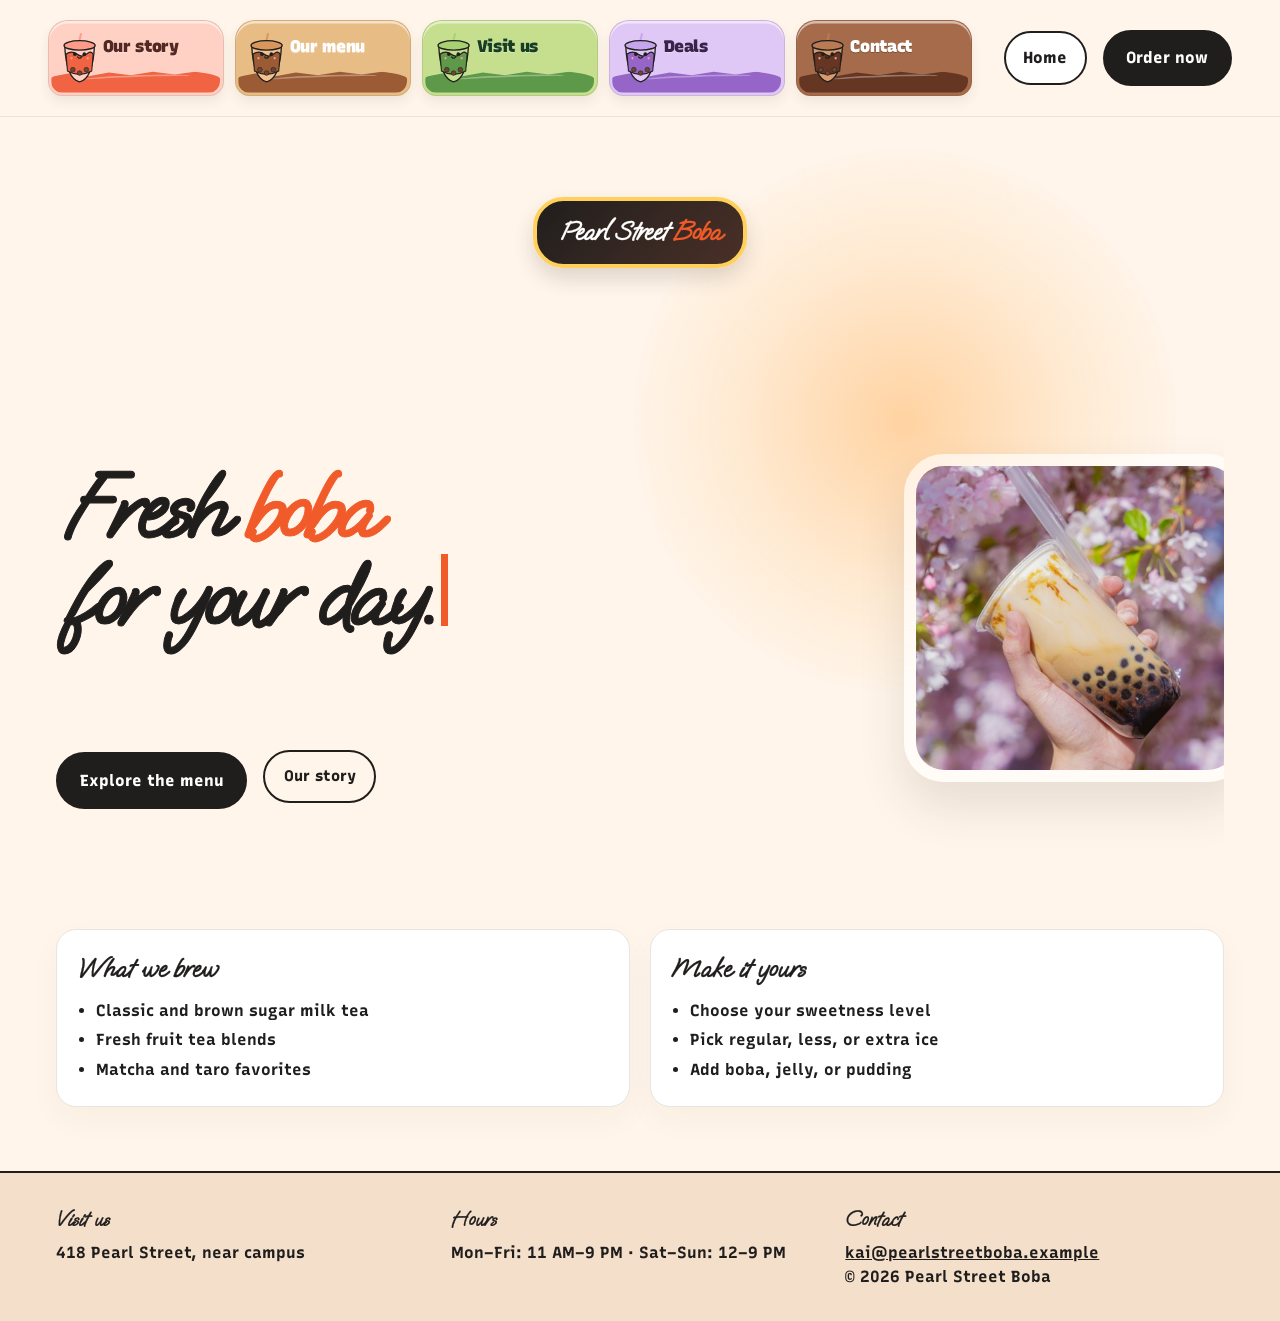
<file: index.html>
<!DOCTYPE html>
<html lang="en">
<head>
  <meta charset="UTF-8" />
  <meta name="viewport" content="width=device-width, initial-scale=1.0" />
  <title>Pearl Street Boba</title>
  <link rel="preconnect" href="https://fonts.googleapis.com" />
  <link rel="preconnect" href="https://fonts.gstatic.com" crossorigin />
  <link href="https://fonts.googleapis.com/css2?family=Oooh+Baby&family=Recursive:wght@300..1000&display=swap" rel="stylesheet" />
  <style>
    body {
      margin: 0;
      padding: 1.5rem;
      font-family: "Recursive", Arial, Helvetica, sans-serif;
      font-size: 1rem;
      line-height: 1.5;
      color: #222;
      background: #f7f7f7;
    }

    h1,
    h2,
    h3,
    h4,
    .hero-logo {
      font-family: "Oooh Baby", cursive;
      font-weight: 700;
      -webkit-text-stroke: 0.01em currentColor;
    }

    .top-tabs {
      display: flex;
      gap: 0.5rem;
      margin-bottom: 1.5rem;
      padding-bottom: 0.5rem;
      border-bottom: 1px solid #ddd;
    }

    .top-tabs a {
      padding: 0.55rem 0.8rem;
      color: #2f6f3e;
      background: #fff;
      border: 1px solid #cbd9cb;
      border-radius: 0.25rem;
      text-decoration: none;
    }

    .top-tabs a:hover,
    .top-tabs a:focus-visible {
      color: #fff;
      background: #2f6f3e;
    }

    .header-home,
    .header-cta,
    .hero-button,
    .hero-secondary {
      transition: transform 0.16s ease, color 0.16s ease, background-color 0.16s ease, box-shadow 0.16s ease;
    }

    h1 {
      margin: 0 0 0.35rem;
      font-size: 2.25rem;
    }

    h2 {
      margin: 1.75rem 0 0.5rem;
      font-size: 1.5rem;
    }

    p {
      margin: 0 0 0.65rem;
      max-width: 36rem;
    }

    ul {
      margin: 0 0 0.75rem;
      padding-left: 1.25rem;
    }

    li {
      margin-bottom: 0.25rem;
    }

    .hero {
      display: grid;
      grid-template-columns: minmax(0, 1fr) minmax(14rem, 20rem);
      gap: 1.5rem;
      align-items: center;
      margin-bottom: 2rem;
      padding: 2rem;
      background: #e8f3e8;
      border-radius: 0.5rem;
      animation: hero-enter 0.45s ease-out both;
    }

    @keyframes hero-enter {
      from {
        opacity: 0;
        transform: translateY(0.45rem);
      }
      to {
        opacity: 1;
        transform: translateY(0);
      }
    }

    .hero h1 {
      margin-bottom: 0.5rem;
    }

    .hero-button {
      display: inline-block;
      margin-top: 0.5rem;
      padding: 0.65rem 1rem;
      color: #fff;
      background: #2f6f3e;
      border-radius: 0.25rem;
      text-decoration: none;
    }

    .hero img {
      width: 100%;
      height: 18rem;
      object-fit: cover;
      border-radius: 0.5rem;
      animation: slide-in 0.8s ease-out both;
    }

    @keyframes slide-in {
      from {
        opacity: 0;
        transform: translateX(2rem);
      }
      to {
        opacity: 1;
        transform: translateX(0);
      }
    }

    .shop-intro {
      margin-bottom: 2rem;
      padding: 1.5rem;
      background: #fff;
      border: 1px solid #ddd;
      border-radius: 0.5rem;
    }

    .shop-intro h1,
    .shop-intro h2 {
      margin-top: 0;
    }

    .items-section {
      padding-top: 1rem;
      border-top: 2px solid #d9e5d9;
    }

    .quick-picks-row {
      display: grid;
      grid-template-columns: repeat(2, minmax(0, 1fr));
      gap: 1.25rem;
      margin: 1.5rem 0 0;
    }

    .quick-pick {
      padding: 1.25rem;
      border: 1px solid #e8e4de;
      border-radius: 1.25rem;
      background: #fff;
      box-shadow: 0 0.75rem 2rem rgba(61, 46, 33, 0.04);
    }

    .quick-pick h2 {
      margin: 0 0 0.65rem;
      font-size: 1.6rem;
    }

    .quick-pick ul,
    .price-list ul {
      margin: 0;
      padding-left: 1.2rem;
      color: #201e1d;
      font-weight: 700;
    }

    .quick-pick li + li,
    .price-list li + li {
      margin-top: 0.35rem;
    }

    .menu-layout {
      display: grid;
      grid-template-columns: minmax(0, 2fr) minmax(14rem, 1fr);
      gap: 1.5rem;
      align-items: start;
    }

    .price-list {
      padding: 1rem;
      background: #fff;
      border: 1px solid #ddd;
      border-radius: 0.4rem;
    }

    .price-list h3 {
      margin: 0 0 0.5rem;
    }

    .price-list h3:not(:first-child) {
      margin-top: 1.25rem;
    }

    .drink-gallery {
      display: grid;
      grid-template-columns: repeat(3, minmax(0, 1fr));
      gap: 1rem;
      max-width: 48rem;
      margin: 1rem 0 1.25rem;
    }

    .drink-card {
      display: flex;
      flex-direction: column;
      width: 100%;
      margin: 0;
      padding: 0;
      color: #222;
      font: inherit;
      text-align: left;
      cursor: pointer;
      overflow: hidden;
      background: #fff;
      border: 1px solid #ddd;
      border-radius: 0.4rem;
      transition: transform 0.2s ease, border-color 0.2s ease;
    }

    .drink-card:hover,
    .drink-card:focus-visible {
      transform: translateY(-0.2rem);
      border-color: #2f6f3e;
      box-shadow: 0 0.6rem 1.2rem rgba(61, 46, 33, 0.12);
    }

    .drink-card img {
      display: block;
      width: 100%;
      height: 10rem;
      object-fit: cover;
    }

    .drink-card-copy {
      flex: 1;
      padding: 0.65rem;
      font-size: 0.9rem;
    }

    .drink-card-copy strong {
      display: block;
      margin: 0 0 0.25rem;
      font-size: 1rem;
    }

    .drink-card-copy span {
      display: block;
      margin: 0;
      font-size: 0.9rem;
    }

    .drink-details {
      position: fixed;
      top: 0;
      right: 0;
      z-index: 2;
      box-sizing: border-box;
      width: min(22rem, calc(100% - 2rem));
      height: 100vh;
      padding: 2rem 1.5rem;
      overflow-y: auto;
      background: #fff;
      box-shadow: -0.5rem 0 1.5rem rgba(0, 0, 0, 0.15);
      transform: translateX(100%);
      transition: transform 0.3s ease;
    }

    .drink-details.is-open {
      transform: translateX(0);
    }

    .drink-details h2 {
      margin-top: 0;
    }

    .details-label {
      color: #2f6f3e;
      font-size: 0.85rem;
      font-weight: bold;
      text-transform: uppercase;
      letter-spacing: 0.05em;
    }

    .details-close {
      position: absolute;
      top: 1rem;
      right: 1rem;
      padding: 0.25rem 0.55rem;
      color: #222;
      background: #f1f1f1;
      border: 1px solid #ddd;
      border-radius: 0.25rem;
      font-size: 1.25rem;
      cursor: pointer;
    }

    .info-row {
      display: grid;
      grid-template-columns: repeat(2, minmax(0, 1fr));
      gap: 1rem;
      margin-top: 1.5rem;
    }

    .info-block {
      padding: 1rem;
      background: #fff;
      border: 1px solid #ddd;
      border-radius: 0.4rem;
    }

    .info-block h2 {
      margin-top: 0;
    }

    @media (max-width: 600px) {
      .hero {
        grid-template-columns: 1fr;
      }

      .menu-layout {
        grid-template-columns: 1fr;
      }

      .drink-gallery,
      .info-row {
        grid-template-columns: repeat(2, minmax(0, 1fr));
      }
    }

    @media (max-width: 450px) {
      .drink-gallery,
      .info-row {
        grid-template-columns: 1fr;
      }
    }

    body {
      padding: 0;
      color: #201e1d;
      background: #fff5ea;
    }

    .site-header {
      display: flex;
      align-items: center;
      gap: 2rem;
      padding: 1.25rem 3rem;
      background: #fff5ea;
      border-bottom: 1px solid #e8e4de;
    }

    .brand {
      display: inline-flex;
      align-items: center;
      gap: 0.7rem;
      color: #201e1d;
      font-size: 1.25rem;
      font-weight: 800;
      letter-spacing: -0.03em;
      text-decoration: none;
      white-space: nowrap;
    }

    .brand-mark {
      display: grid;
      width: 2.4rem;
      height: 2.4rem;
      place-items: center;
      color: #201e1d;
      background: #ffd05a;
      border-radius: 50%;
      font-size: 0.75rem;
      font-weight: 900;
    }

    .site-header .top-tabs {
      flex: 1;
      justify-content: stretch;
      gap: 0.7rem;
      margin: 0;
      padding: 0;
      border: 0;
    }

    .site-header .top-tabs a {
      flex: 1 1 0;
      position: relative;
      overflow: visible;
      box-sizing: border-box;
      height: 4.75rem;
      padding: 0.8rem 0.65rem 0.8rem 3.35rem;
      color: #201e1d;
      border: 1px solid rgba(61, 46, 33, 0.12);
      border-radius: 1.25rem 1.25rem 0.9rem 0.9rem;
      background: var(--drink-body);
      box-shadow: inset 0 0.15rem 0 rgba(255, 255, 255, 0.55), 0 0.35rem 0.75rem rgba(61, 46, 33, 0.08);
      font-weight: 900;
      font-size: 1.05rem;
      letter-spacing: -0.02em;
      text-align: center;
      text-shadow: 0 0.05rem 0 rgba(255, 255, 255, 0.35);
      white-space: nowrap;
      transition: transform 0.2s ease, box-shadow 0.2s ease;
    }

    .site-header .top-tabs a > .nav-label {
      position: relative;
      z-index: 2;
      display: block;
      text-align: left;
    }

    .site-header .top-tabs a > .box-liquid {
      position: absolute;
      right: 0.15rem;
      bottom: 0.15rem;
      left: 0.15rem;
      z-index: 0;
      display: block;
      height: 1.45rem;
      background: var(--drink-liquid);
      border-radius: 50% 50% 0.75rem 0.75rem / 42% 42% 0.75rem 0.75rem;
      clip-path: polygon(0 32%, 10% 18%, 22% 29%, 34% 13%, 47% 25%, 60% 10%, 73% 22%, 86% 9%, 100% 20%, 100% 100%, 0 100%);
    }

    .site-header .top-tabs a > .box-liquid::after {
      position: absolute;
      top: 0.35rem;
      right: 18%;
      left: 18%;
      height: 0.25rem;
      border-top: 2px solid rgba(255, 255, 255, 0.32);
      border-radius: 50%;
      content: "";
      transform: rotate(-2deg);
    }

    .drink-sticker {
      position: absolute;
      top: 0.55rem;
      left: 0.55rem;
      z-index: 2;
      display: block;
      width: 2.7rem;
      height: 3.7rem;
      overflow: visible;
    }

    .drink-sticker .sticker-body {
      fill: var(--sticker-body);
      stroke: #201e1d;
      stroke-width: 2;
    }

    .drink-sticker .sticker-liquid {
      fill: var(--sticker-liquid);
      stroke: #201e1d;
      stroke-width: 1.5;
      transform: scaleY(1.25) translateY(-0.08rem);
      transform-origin: center bottom;
    }

    .drink-sticker .sticker-lid {
      fill: var(--sticker-lid);
      stroke: #201e1d;
      stroke-width: 2;
    }

    .drink-sticker .sticker-straw {
      fill: none;
      stroke: var(--sticker-lid);
      stroke-width: 3;
      stroke-linecap: round;
    }

    .drink-sticker .sticker-eye {
      fill: #201e1d;
    }

    .drink-sticker .sticker-cheek {
      fill: #f49a9d;
    }

    .drink-sticker .sticker-pearl {
      fill: #704432;
      stroke: #201e1d;
      stroke-width: 0.8;
    }

    .drink-sticker .sticker-mouth {
      fill: none;
      stroke: #201e1d;
      stroke-width: 1.7;
      stroke-linecap: round;
    }

    .site-header .top-tabs a > .cup-straw {
      position: absolute;
      top: -0.35rem;
      left: 50%;
      z-index: 0;
      display: block;
      width: 0.18rem;
      height: 0.8rem;
      background: rgba(255, 255, 255, 0.78);
      border: 1px solid rgba(61, 46, 33, 0.28);
      border-radius: 0.2rem;
      transform: translateX(-50%) rotate(8deg);
    }

    .site-header .top-tabs a > .cup-liquid {
      position: absolute;
      right: 0;
      bottom: 0;
      left: 0;
      z-index: 0;
      display: block;
      height: 1.85rem;
      background: var(--drink-liquid);
      border-radius: 50% 50% 0.8rem 0.8rem / 28% 28% 0.8rem 0.8rem;
      clip-path: polygon(0 30%, 10% 18%, 22% 27%, 34% 13%, 47% 22%, 60% 10%, 73% 19%, 86% 7%, 100% 15%, 100% 100%, 0 100%);
      transform: rotate(-6deg) scale(1.04);
      transform-origin: center bottom;
    }

    .site-header .top-tabs a > .cup-liquid::after {
      position: absolute;
      top: 0.45rem;
      left: 18%;
      width: 64%;
      height: 0.35rem;
      border-top: 2px solid rgba(255, 255, 255, 0.3);
      border-radius: 50%;
      content: "";
      transform: rotate(-2deg);
    }

    .site-header .top-tabs a > .cup-face {
      position: absolute;
      top: 2rem;
      left: 50%;
      z-index: 2;
      display: block;
      width: 2.4rem;
      height: 1.25rem;
      background:
        radial-gradient(circle at 24% 34%, #201e1d 0 0.18rem, transparent 0.2rem),
        radial-gradient(circle at 76% 34%, #201e1d 0 0.18rem, transparent 0.2rem),
        radial-gradient(circle at 4% 77%, #f49a9d 0 0.14rem, transparent 0.17rem),
        radial-gradient(circle at 96% 77%, #f49a9d 0 0.14rem, transparent 0.17rem);
      border-radius: 50%;
      transform: translateX(-50%);
    }

    .site-header .top-tabs a > .cup-face::after {
      position: absolute;
      top: 0.55rem;
      left: 50%;
      width: 0.55rem;
      height: 0.28rem;
      border-bottom: 0.14rem solid #201e1d;
      border-radius: 0 0 1rem 1rem;
      content: "";
      transform: translateX(-50%);
    }

    .site-header .top-tabs a:nth-child(1) {
      --drink-body: #ffd1c4;
      --drink-liquid: #f06443;
      --sticker-body: #ffd1c4;
      --sticker-liquid: #f06443;
      --sticker-lid: #ff9c89;
      color: #542822;
    }

    .site-header .top-tabs a:nth-child(2) {
      --drink-body: #e8bd85;
      --drink-liquid: #9a5b35;
      --sticker-body: #f2c28e;
      --sticker-liquid: #9a5b35;
      --sticker-lid: #d9975f;
      color: #fff;
    }

    .site-header .top-tabs a:nth-child(3) {
      --drink-body: #c5df8e;
      --drink-liquid: #5e9849;
      --sticker-body: #c5df8e;
      --sticker-liquid: #5e9849;
      --sticker-lid: #a8d174;
      color: #173e25;
    }

    .site-header .top-tabs a:nth-child(4) {
      --drink-body: #dfc7f6;
      --drink-liquid: #9566c7;
      --sticker-body: #dfc7f6;
      --sticker-liquid: #9566c7;
      --sticker-lid: #c5a5ed;
      color: #3a234b;
    }

    .site-header .top-tabs a:nth-child(5) {
      --drink-body: #a66b4b;
      --drink-liquid: #653622;
      --sticker-body: #d79a6d;
      --sticker-liquid: #653622;
      --sticker-lid: #b97a54;
      color: #fff;
      text-shadow: 0 0.05rem 0 rgba(0, 0, 0, 0.25);
    }

    .site-header .top-tabs a:hover,
    .site-header .top-tabs a:focus-visible {
      box-shadow: inset 0 0.15rem 0 rgba(255, 255, 255, 0.7), 0 0.6rem 1rem rgba(61, 46, 33, 0.16);
      transform: translateY(-0.15rem);
    }

    .header-actions {
      display: flex;
      align-items: center;
      gap: 1rem;
    }

    .language-switch {
      display: inline-flex;
      align-items: center;
      gap: 0.35rem;
      padding: 0.25rem;
      color: #201e1d;
      background: #eeebe5;
      border-radius: 2rem;
      font-weight: 800;
    }

    .language-switch strong {
      padding: 0.55rem 0.8rem;
      color: #fff;
      background: #201e1d;
      border-radius: 50%;
      font-size: 0.8rem;
    }

    .header-cta,
    .hero-button {
      display: inline-block;
      padding: 0.9rem 1.35rem;
      color: #fff;
      background: #201e1d;
      border: 2px solid #201e1d;
      border-radius: 2rem;
      font-weight: 800;
      text-decoration: none;
    }

    .header-home {
      display: inline-block;
      padding: 0.8rem 1.1rem;
      color: #201e1d;
      background: #fff;
      border: 2px solid #201e1d;
      border-radius: 2rem;
      font-weight: 800;
      text-decoration: none;
      white-space: nowrap;
    }

    .header-home:hover,
    .header-home:focus-visible {
      color: #fff;
      background: #201e1d;
      transform: translateY(-0.1rem) scale(1.02);
      box-shadow: 0 0.45rem 0.9rem rgba(61, 46, 33, 0.14);
    }

    .header-cta:hover,
    .hero-button:hover {
      color: #201e1d;
      background: transparent;
      transform: translateY(-0.1rem) scale(1.02);
      box-shadow: 0 0.45rem 0.9rem rgba(61, 46, 33, 0.14);
    }

    .page-content {
      max-width: 82rem;
      margin: 0 auto;
      padding: 0 3.5rem 4rem;
    }

    .site-footer {
      display: grid;
      grid-template-columns: repeat(3, minmax(0, 1fr));
      gap: 1rem;
      padding: 2rem 3.5rem;
      color: #201e1d;
      background: #f3dfca;
      border-top: 2px solid #201e1d;
      font-weight: 700;
    }

    .site-footer h2 {
      margin: 0 0 0.35rem;
      font-size: 1.25rem;
    }

    .site-footer p {
      margin: 0;
    }

    .site-footer a {
      color: inherit;
    }

    .hero {
      position: relative;
      min-height: calc(100vh - 7rem);
      margin: 0;
      padding: 1.25rem 0 1.5rem;
      box-sizing: border-box;
      background: transparent;
      border-radius: 0;
      overflow: hidden;
    }

    .hero::after {
      position: absolute;
      top: 2rem;
      right: 4%;
      width: 34rem;
      height: 34rem;
      background: radial-gradient(circle, #ffd3a2 0%, #ffe9d0 42%, rgba(255, 233, 208, 0) 72%);
      border-radius: 50%;
      content: "";
    }

    .hero-copy,
    .hero-visual {
      position: relative;
      z-index: 1;
    }

    .hero-copy {
      max-width: 47rem;
    }

    .hero h1 {
      max-width: 44rem;
      margin-bottom: 0.65rem;
      padding: 0.08em 0.08em 0.12em;
      font-size: clamp(3.5rem, 7.2vw, 6.3rem);
      line-height: 0.95;
      letter-spacing: -0.045em;
      overflow: visible;
    }

    .hero h1 .accent {
      color: #f15b2a;
    }

    .typing-headline.typing-active::after {
      display: inline-block;
      width: 0.08em;
      height: 0.78em;
      margin-left: 0.12em;
      background: #f15b2a;
      content: "";
      vertical-align: -0.03em;
      animation: typing-caret 0.8s step-end infinite;
    }

    @keyframes typing-caret {
      50% {
        opacity: 0;
      }
    }

    .hero-copy > p {
      max-width: 35rem;
      color: #201e1d;
      font-size: clamp(1rem, 1.6vw, 1.2rem);
      font-weight: 600;
    }

    .hero-support.ink-pending {
      opacity: 0;
    }

    .hero-support.ink-in {
      animation: ink-in 0.75s ease-out both;
    }

    @keyframes ink-in {
      0% {
        opacity: 0;
        filter: blur(0.55rem);
        transform: translateY(0.45rem);
      }
      25% {
        opacity: 0.12;
      }
      55% {
        opacity: 0.42;
        filter: blur(0.25rem);
      }
      80% {
        opacity: 0.78;
      }
      100% {
        opacity: 1;
        filter: blur(0);
        transform: translateY(0);
      }
    }

    .hero-actions {
      display: flex;
      align-items: center;
      gap: 1rem;
      margin-top: 1.5rem;
    }

    .hero-secondary {
      padding: 0.8rem 1.15rem;
      color: #201e1d;
      border: 2px solid #201e1d;
      border-radius: 2rem;
      font-weight: 800;
      font-size: 0.95rem;
      text-decoration: none;
    }

    .hero-secondary:hover {
      color: #fff;
      background: #201e1d;
      transform: translateY(-0.1rem) scale(1.02);
      box-shadow: 0 0.45rem 0.9rem rgba(61, 46, 33, 0.14);
    }

    .hero-visual {
      width: min(100%, 23rem);
      margin: -2rem 5% 0 auto;
    }

    .hero-visual img {
      display: block;
      width: 100%;
      height: 19rem;
      margin: 0;
      object-fit: cover;
      border: 0.8rem solid rgba(255, 255, 255, 0.65);
      border-radius: 2.5rem;
      box-shadow: 0 1.5rem 3rem rgba(61, 46, 33, 0.12);
    }

    .hero-logo {
      grid-column: 1 / -1;
      position: relative;
      z-index: 2;
      display: flex;
      align-items: center;
      justify-content: center;
      width: max-content;
      max-width: calc(100% - 2.4rem);
      margin: 0 auto 0.65rem;
      padding: 0.7rem 1.45rem;
      color: #fff;
      background: linear-gradient(135deg, #201e1d, #4a3027);
      border: 0.28rem solid #ffd05a;
      border-radius: 1.9rem;
      box-shadow: 0 0.65rem 1.25rem rgba(61, 46, 33, 0.16);
      font-size: clamp(1.15rem, 2.2vw, 1.7rem);
      font-weight: 800;
      letter-spacing: -0.04em;
      white-space: nowrap;
      transform: translateY(-0.75rem);
    }

    .hero-logo .accent {
      color: #f15b2a;
    }

    @media (prefers-reduced-motion: reduce) {
      *,
      *::before,
      *::after {
        animation-duration: 0.01ms !important;
        animation-iteration-count: 1 !important;
        transition-duration: 0.01ms !important;
      }
    }

    .shop-intro {
      max-width: 46rem;
      margin: 0;
      padding: 5rem 0 4rem;
      background: transparent;
      border: 0;
      border-top: 1px solid #e8e4de;
      border-radius: 0;
    }

    .shop-intro h1 {
      font-size: clamp(2.4rem, 5vw, 4rem);
      letter-spacing: -0.05em;
    }

    .shop-intro p,
    .info-block p,
    .price-list p {
      color: #201e1d;
      font-weight: 700;
    }

    .items-section {
      padding: 5rem 0;
      border-top: 1px solid #e8e4de;
    }

    .items-section > h2 {
      margin-top: 0;
      font-size: clamp(2rem, 4vw, 3.5rem);
      letter-spacing: -0.05em;
    }

    .menu-layout {
      grid-template-columns: minmax(0, 2fr) minmax(18rem, 1fr);
      gap: 2rem;
    }

    .price-list,
    .info-block {
      background: #fff;
      border: 1px solid #e8e4de;
      border-radius: 1.25rem;
      box-shadow: 0 0.75rem 2rem rgba(61, 46, 33, 0.04);
    }

    .drink-gallery {
      max-width: none;
      gap: 1.25rem;
    }

    .drink-card {
      border: 1px solid #e8e4de;
      border-radius: 1.25rem;
      box-shadow: 0 0.75rem 2rem rgba(61, 46, 33, 0.04);
    }

    .drink-card:hover,
    .drink-card:focus-visible {
      border-color: #f15b2a;
      box-shadow: 0 1rem 2.2rem rgba(61, 46, 33, 0.1);
    }

    .drink-card img {
      height: 13rem;
    }

      .quick-picks-row {
        gap: 1.25rem;
      }

    .info-row {
      margin-top: 4rem;
    }

    .info-block {
      border-radius: 1.25rem;
    }

    .drink-details {
      border-left: 0.4rem solid #f15b2a;
    }

    @media (max-width: 1000px) {
      .site-header {
        flex-wrap: wrap;
        padding: 1rem 1.5rem;
      }

      .site-header .top-tabs {
        order: 3;
        flex-basis: 100%;
        justify-content: flex-start;
        overflow-x: auto;
      }

      .site-header .top-tabs a {
        flex: 0 0 auto;
        min-width: 7rem;
      }

      .header-actions {
        margin-left: auto;
      }

      .page-content {
        padding-right: 1.5rem;
        padding-left: 1.5rem;
      }

      .site-footer {
        padding-right: 1.5rem;
        padding-left: 1.5rem;
      }
    }

    @media (max-width: 600px) {
      .page-content {
        padding-right: 1rem;
        padding-left: 1rem;
      }

      .hero {
        min-height: auto;
        padding: 4rem 0;
      }

      .hero h1 {
        font-size: clamp(3.3rem, 16vw, 5rem);
      }

      .hero-logo {
        max-width: 100%;
        padding: 0.8rem 1rem;
        font-size: clamp(1.1rem, 6vw, 1.5rem);
      }

      .hero-visual {
        width: 100%;
        margin: 2rem 0 0;
      }

      .hero-visual img {
        width: 100%;
        height: 20rem;
      }

      .hero-actions {
        align-items: stretch;
        flex-direction: column;
      }

      .hero-button,
      .hero-secondary {
        text-align: center;
      }

      .header-actions {
        gap: 0.5rem;
      }

      .site-footer {
        grid-template-columns: 1fr;
        padding-right: 1rem;
        padding-left: 1rem;
      }

      .quick-picks-row {
        grid-template-columns: 1fr;
      }

      .language-switch {
        display: none;
      }
    }
  </style>
</head>
<body>
  <header class="site-header">
    <nav class="top-tabs" aria-label="Main navigation">
      <a href="our-story.html">
        <span class="box-liquid" aria-hidden="true"></span>
        <svg class="drink-sticker" viewBox="0 0 64 82" aria-hidden="true">
          <path class="sticker-straw" d="M31 16 L34 3" />
          <path class="sticker-body" d="M10 20 Q12 69 32 74 Q52 69 54 20 Z" />
          <path class="sticker-liquid" d="M12 44 Q20 39 28 44 Q36 49 44 43 Q49 40 52 44 L50 64 Q32 72 14 64 Z" />
          <ellipse class="sticker-lid" cx="32" cy="20" rx="23" ry="7" />
          <circle class="sticker-eye" cx="25" cy="33" r="2.7" />
          <circle class="sticker-eye" cx="39" cy="33" r="2.7" />
          <circle class="sticker-cheek" cx="20" cy="39" r="1.7" />
          <circle class="sticker-cheek" cx="44" cy="39" r="1.7" />
          <path class="sticker-mouth" d="M29 37 Q32 41 35 37" />
          <circle class="sticker-pearl" cx="22" cy="56" r="3.5" />
          <circle class="sticker-pearl" cx="32" cy="61" r="3.5" />
          <circle class="sticker-pearl" cx="42" cy="56" r="3.5" />
        </svg>
        <span class="nav-label">Our story</span>
      </a>
      <a href="our-menu.html">
        <span class="box-liquid" aria-hidden="true"></span>
        <svg class="drink-sticker" viewBox="0 0 64 82" aria-hidden="true">
          <path class="sticker-straw" d="M31 16 L34 3" />
          <path class="sticker-body" d="M10 20 Q12 69 32 74 Q52 69 54 20 Z" />
          <path class="sticker-liquid" d="M12 44 Q20 39 28 44 Q36 49 44 43 Q49 40 52 44 L50 64 Q32 72 14 64 Z" />
          <ellipse class="sticker-lid" cx="32" cy="20" rx="23" ry="7" />
          <circle class="sticker-eye" cx="25" cy="33" r="2.7" />
          <circle class="sticker-eye" cx="39" cy="33" r="2.7" />
          <circle class="sticker-cheek" cx="20" cy="39" r="1.7" />
          <circle class="sticker-cheek" cx="44" cy="39" r="1.7" />
          <path class="sticker-mouth" d="M29 37 Q32 41 35 37" />
          <circle class="sticker-pearl" cx="22" cy="56" r="3.5" />
          <circle class="sticker-pearl" cx="32" cy="61" r="3.5" />
          <circle class="sticker-pearl" cx="42" cy="56" r="3.5" />
        </svg>
        <span class="nav-label">Our menu</span>
      </a>
      <a href="visit-us.html">
        <span class="box-liquid" aria-hidden="true"></span>
        <svg class="drink-sticker" viewBox="0 0 64 82" aria-hidden="true">
          <path class="sticker-straw" d="M31 16 L34 3" />
          <path class="sticker-body" d="M10 20 Q12 69 32 74 Q52 69 54 20 Z" />
          <path class="sticker-liquid" d="M12 44 Q20 39 28 44 Q36 49 44 43 Q49 40 52 44 L50 64 Q32 72 14 64 Z" />
          <ellipse class="sticker-lid" cx="32" cy="20" rx="23" ry="7" />
          <circle class="sticker-eye" cx="25" cy="33" r="2.7" />
          <circle class="sticker-eye" cx="39" cy="33" r="2.7" />
          <circle class="sticker-cheek" cx="20" cy="39" r="1.7" />
          <circle class="sticker-cheek" cx="44" cy="39" r="1.7" />
          <path class="sticker-mouth" d="M29 37 Q32 41 35 37" />
          <circle class="sticker-pearl" cx="22" cy="56" r="3.5" />
          <circle class="sticker-pearl" cx="32" cy="61" r="3.5" />
          <circle class="sticker-pearl" cx="42" cy="56" r="3.5" />
        </svg>
        <span class="nav-label">Visit us</span>
      </a>
      <a href="deals.html">
        <span class="box-liquid" aria-hidden="true"></span>
        <svg class="drink-sticker" viewBox="0 0 64 82" aria-hidden="true">
          <path class="sticker-straw" d="M31 16 L34 3" />
          <path class="sticker-body" d="M10 20 Q12 69 32 74 Q52 69 54 20 Z" />
          <path class="sticker-liquid" d="M12 44 Q20 39 28 44 Q36 49 44 43 Q49 40 52 44 L50 64 Q32 72 14 64 Z" />
          <ellipse class="sticker-lid" cx="32" cy="20" rx="23" ry="7" />
          <circle class="sticker-eye" cx="25" cy="33" r="2.7" />
          <circle class="sticker-eye" cx="39" cy="33" r="2.7" />
          <circle class="sticker-cheek" cx="20" cy="39" r="1.7" />
          <circle class="sticker-cheek" cx="44" cy="39" r="1.7" />
          <path class="sticker-mouth" d="M29 37 Q32 41 35 37" />
          <circle class="sticker-pearl" cx="22" cy="56" r="3.5" />
          <circle class="sticker-pearl" cx="32" cy="61" r="3.5" />
          <circle class="sticker-pearl" cx="42" cy="56" r="3.5" />
        </svg>
        <span class="nav-label">Deals</span>
      </a>
      <a href="contact.html">
        <span class="box-liquid" aria-hidden="true"></span>
        <svg class="drink-sticker" viewBox="0 0 64 82" aria-hidden="true">
          <path class="sticker-straw" d="M31 16 L34 3" />
          <path class="sticker-body" d="M10 20 Q12 69 32 74 Q52 69 54 20 Z" />
          <path class="sticker-liquid" d="M12 44 Q20 39 28 44 Q36 49 44 43 Q49 40 52 44 L50 64 Q32 72 14 64 Z" />
          <ellipse class="sticker-lid" cx="32" cy="20" rx="23" ry="7" />
          <circle class="sticker-eye" cx="25" cy="33" r="2.7" />
          <circle class="sticker-eye" cx="39" cy="33" r="2.7" />
          <circle class="sticker-cheek" cx="20" cy="39" r="1.7" />
          <circle class="sticker-cheek" cx="44" cy="39" r="1.7" />
          <path class="sticker-mouth" d="M29 37 Q32 41 35 37" />
          <circle class="sticker-pearl" cx="22" cy="56" r="3.5" />
          <circle class="sticker-pearl" cx="32" cy="61" r="3.5" />
          <circle class="sticker-pearl" cx="42" cy="56" r="3.5" />
        </svg>
        <span class="nav-label">Contact</span>
      </a>
    </nav>

    <div class="header-actions">
      <a class="header-home" href="index.html" aria-current="page">Home</a>
      <a class="header-cta" href="our-menu.html">Order now</a>
    </div>
  </header>

  <main class="page-content">
    <section class="hero">
      <div class="hero-logo">
        <span>Pearl Street <span class="accent">Boba</span></span>
      </div>
      <div class="hero-copy">
        <h1 class="typing-headline" aria-label="Fresh boba for your day."><span data-typing="Fresh ">Fresh </span><span class="accent" data-typing="boba">boba</span><br /><span data-typing="for your day.">for your day.</span></h1>
        <p class="hero-support">Fresh tea, soft pearls, and bright flavors made right near campus.</p>
        <div class="hero-actions">
          <a class="hero-button" href="our-menu.html">Explore the menu</a>
          <a class="hero-secondary" href="our-story.html">Our story</a>
        </div>
      </div>
      <div class="hero-visual">
        <img src="images/hero.jpg" alt="Boba tea held beneath pink blossoms" />
      </div>
    </section>

    <section class="quick-picks-row" aria-label="Boba choices">
      <article class="quick-pick">
        <h2>What we brew</h2>
        <ul>
          <li>Classic and brown sugar milk tea</li>
          <li>Fresh fruit tea blends</li>
          <li>Matcha and taro favorites</li>
        </ul>
      </article>
      <article class="quick-pick">
        <h2>Make it yours</h2>
        <ul>
          <li>Choose your sweetness level</li>
          <li>Pick regular, less, or extra ice</li>
          <li>Add boba, jelly, or pudding</li>
        </ul>
      </article>
    </section>

  </main>

  <footer class="site-footer">
    <div>
      <h2>Visit us</h2>
      <p>418 Pearl Street, near campus</p>
    </div>
    <div>
      <h2>Hours</h2>
      <p>Mon–Fri: 11 AM–9 PM · Sat–Sun: 12–9 PM</p>
    </div>
    <div>
      <h2>Contact</h2>
      <p><a href="mailto:kai@pearlstreetboba.example">kai@pearlstreetboba.example</a></p>
      <p>© 2026 Pearl Street Boba</p>
    </div>
  </footer>

  <script>
    const typingHeadline = document.querySelector('.typing-headline');
    const typingSegments = typingHeadline.querySelectorAll('[data-typing]');
    const heroSupport = document.querySelector('.hero-support');
    const reducedMotion = window.matchMedia('(prefers-reduced-motion: reduce)').matches;

    if (!reducedMotion) {
      heroSupport.classList.add('ink-pending');
      typingHeadline.classList.add('typing-active');
      let typingDelay = 0;

      typingSegments.forEach((segment) => {
        const text = segment.dataset.typing;
        segment.textContent = '';

        [...text].forEach((character) => {
          window.setTimeout(() => {
            segment.textContent += character;
          }, typingDelay);
          typingDelay += 55;
        });
      });

      window.setTimeout(() => {
        typingHeadline.classList.remove('typing-active');
        heroSupport.classList.remove('ink-pending');
        heroSupport.classList.add('ink-in');
      }, typingDelay + 700);
    }

  </script>
</body>
</html>
</file>
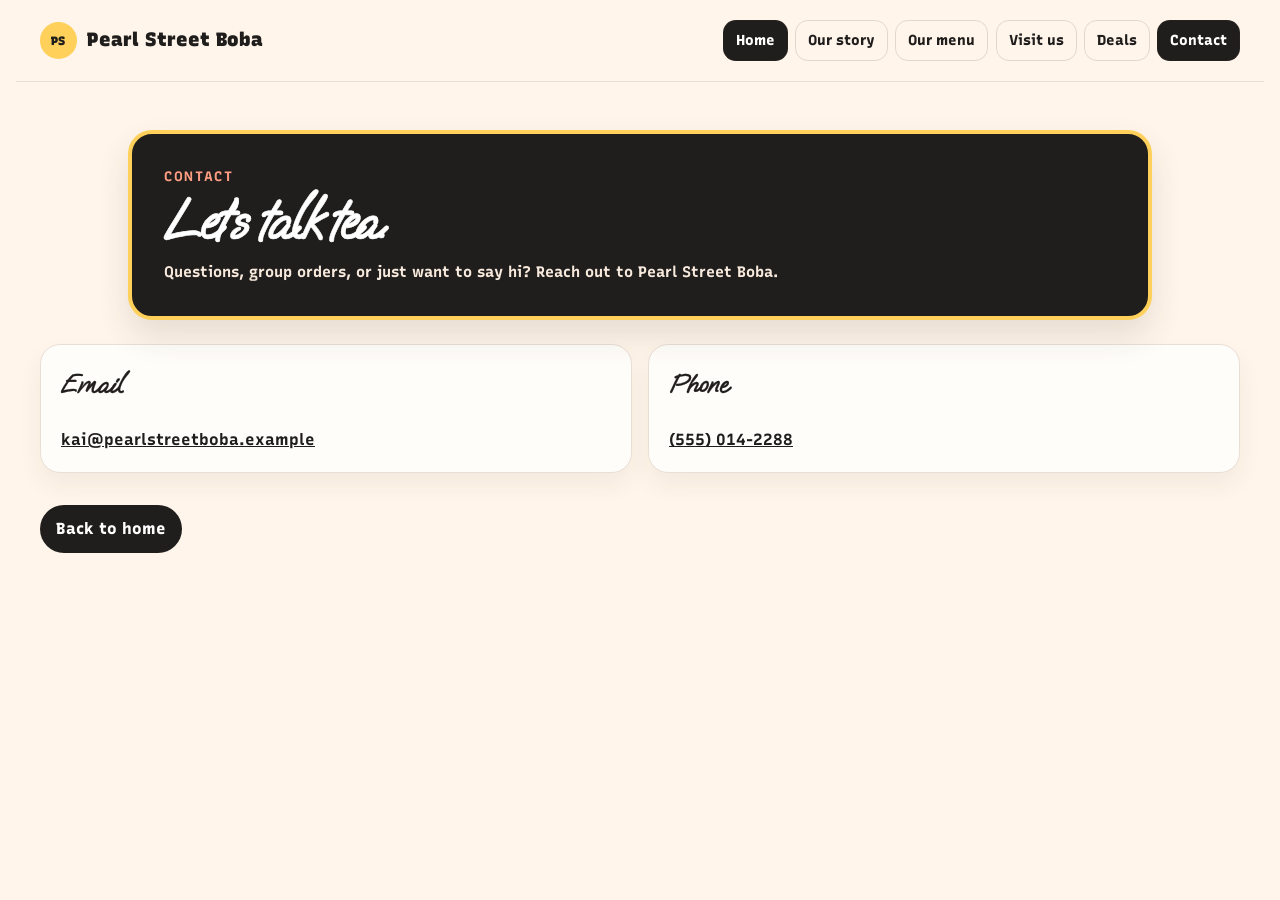
<file: contact.html>
<!DOCTYPE html>
<html lang="en">
<head>
  <meta charset="UTF-8" />
  <meta name="viewport" content="width=device-width, initial-scale=1.0" />
  <title>Contact | Pearl Street Boba</title>
  <link rel="preconnect" href="https://fonts.googleapis.com" />
  <link rel="preconnect" href="https://fonts.gstatic.com" crossorigin />
  <link href="https://fonts.googleapis.com/css2?family=Oooh+Baby&family=Recursive:wght@300..1000&display=swap" rel="stylesheet" />
  <link rel="stylesheet" href="pages.css" />
</head>
<body>
  <header class="page-header">
    <a class="page-brand" href="index.html"><span class="page-mark">PS</span>Pearl Street Boba</a>
    <nav class="page-nav" aria-label="Page navigation">
      <a class="home-link" href="index.html">Home</a>
      <a href="our-story.html">Our story</a>
      <a href="our-menu.html">Our menu</a>
      <a href="visit-us.html">Visit us</a>
      <a href="deals.html">Deals</a>
      <a class="active" href="contact.html">Contact</a>
    </nav>
  </header>

  <main class="page-main">
    <section class="page-intro">
      <p class="page-kicker">Contact</p>
      <h1>Let’s talk tea.</h1>
      <p>Questions, group orders, or just want to say hi? Reach out to Pearl Street Boba.</p>
    </section>

    <div class="content-grid">
      <article class="info-card">
        <h2>Email</h2>
        <p><a href="mailto:kai@pearlstreetboba.example">kai@pearlstreetboba.example</a></p>
      </article>
      <article class="info-card">
        <h2>Phone</h2>
        <p><a href="tel:5550142288">(555) 014-2288</a></p>
      </article>
    </div>

    <a class="back-link" href="index.html">Back to home</a>
  </main>
</body>
</html>
</file>
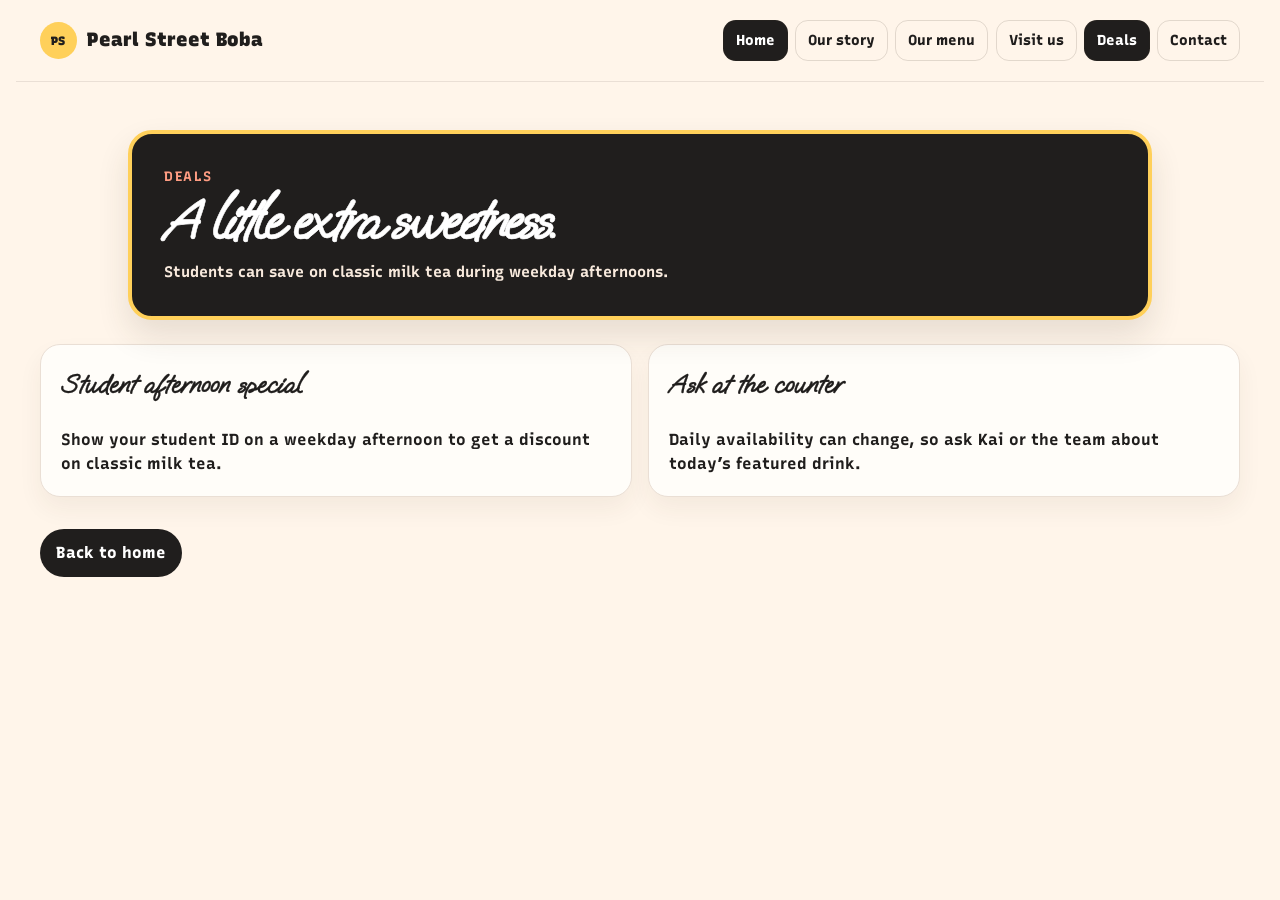
<file: deals.html>
<!DOCTYPE html>
<html lang="en">
<head>
  <meta charset="UTF-8" />
  <meta name="viewport" content="width=device-width, initial-scale=1.0" />
  <title>Deals | Pearl Street Boba</title>
  <link rel="preconnect" href="https://fonts.googleapis.com" />
  <link rel="preconnect" href="https://fonts.gstatic.com" crossorigin />
  <link href="https://fonts.googleapis.com/css2?family=Oooh+Baby&family=Recursive:wght@300..1000&display=swap" rel="stylesheet" />
  <link rel="stylesheet" href="pages.css" />
</head>
<body>
  <header class="page-header">
    <a class="page-brand" href="index.html"><span class="page-mark">PS</span>Pearl Street Boba</a>
    <nav class="page-nav" aria-label="Page navigation">
      <a class="home-link" href="index.html">Home</a>
      <a href="our-story.html">Our story</a>
      <a href="our-menu.html">Our menu</a>
      <a href="visit-us.html">Visit us</a>
      <a class="active" href="deals.html">Deals</a>
      <a href="contact.html">Contact</a>
    </nav>
  </header>

  <main class="page-main">
    <section class="page-intro">
      <p class="page-kicker">Deals</p>
      <h1>A little extra sweetness.</h1>
      <p>Students can save on classic milk tea during weekday afternoons.</p>
    </section>

    <div class="content-grid">
      <article class="info-card">
        <h2>Student afternoon special</h2>
        <p>Show your student ID on a weekday afternoon to get a discount on classic milk tea.</p>
      </article>
      <article class="info-card">
        <h2>Ask at the counter</h2>
        <p>Daily availability can change, so ask Kai or the team about today’s featured drink.</p>
      </article>
    </div>

    <a class="back-link" href="index.html">Back to home</a>
  </main>
</body>
</html>
</file>
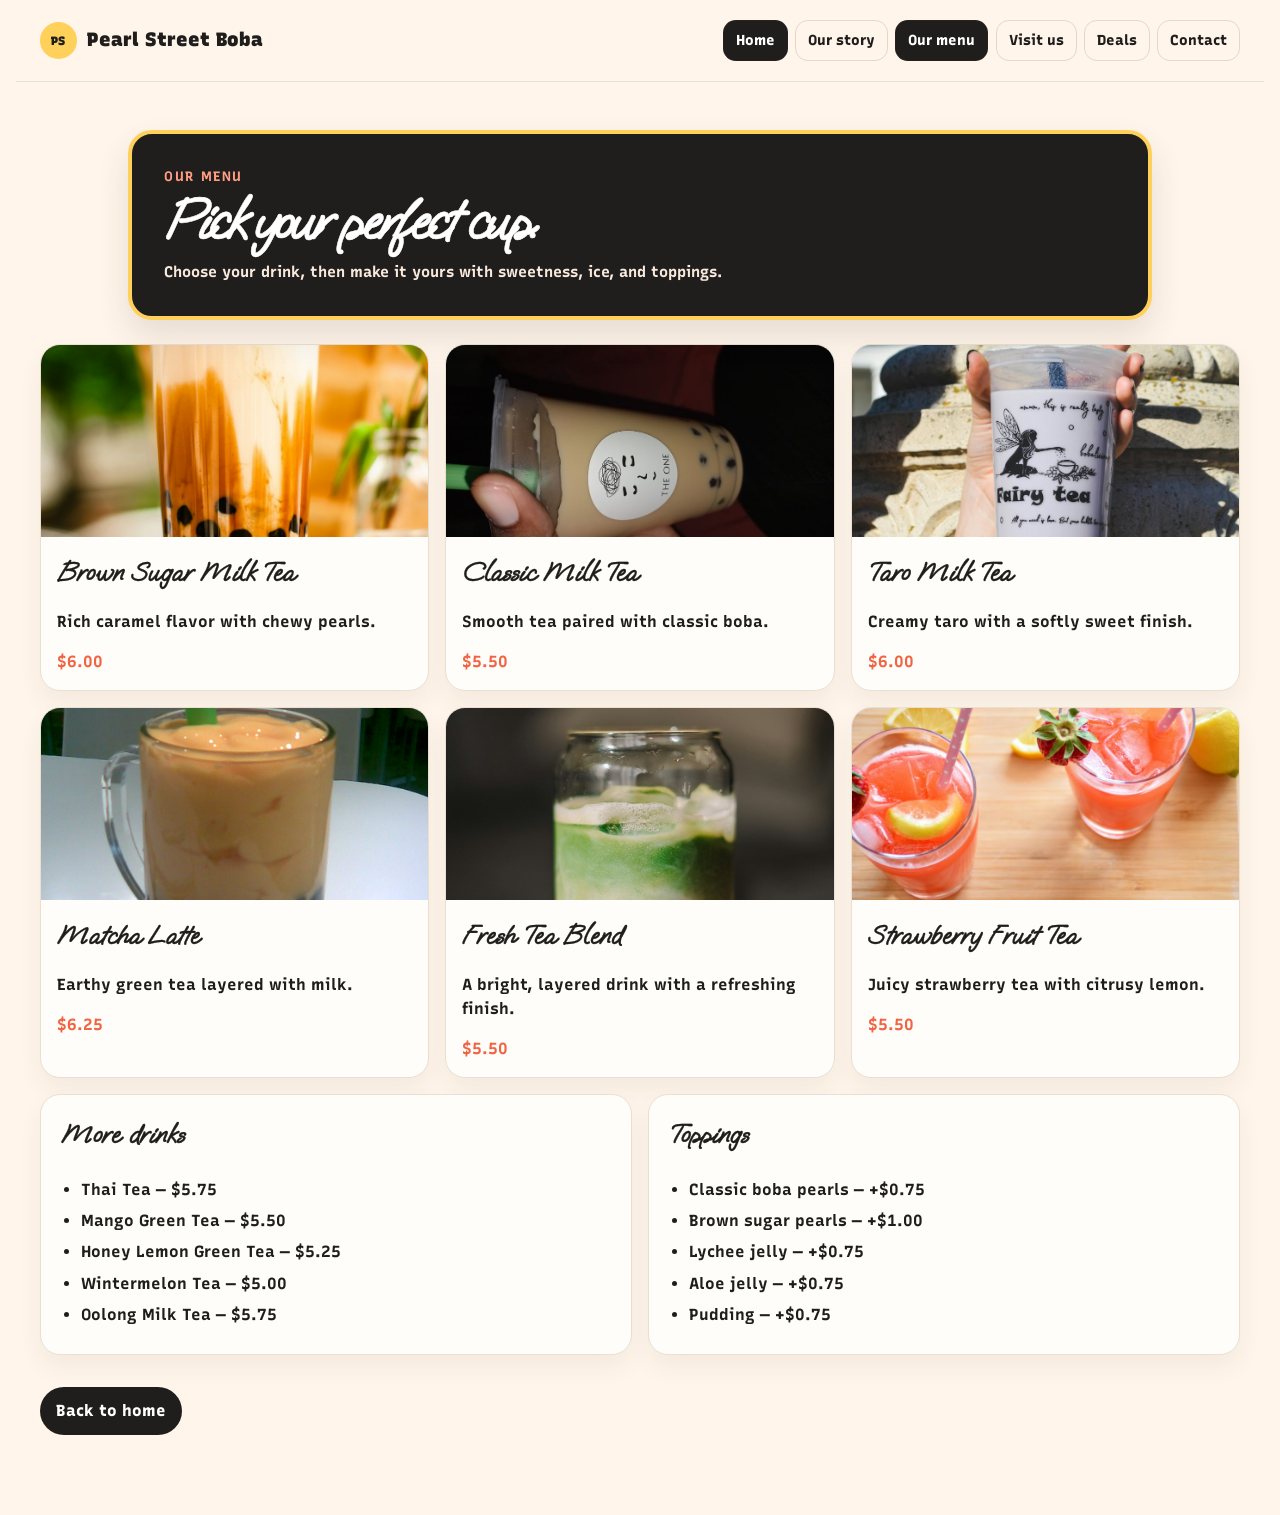
<file: our-menu.html>
<!DOCTYPE html>
<html lang="en">
<head>
  <meta charset="UTF-8" />
  <meta name="viewport" content="width=device-width, initial-scale=1.0" />
  <title>Our Menu | Pearl Street Boba</title>
  <link rel="preconnect" href="https://fonts.googleapis.com" />
  <link rel="preconnect" href="https://fonts.gstatic.com" crossorigin />
  <link href="https://fonts.googleapis.com/css2?family=Oooh+Baby&family=Recursive:wght@300..1000&display=swap" rel="stylesheet" />
  <link rel="stylesheet" href="pages.css" />
</head>
<body>
  <header class="page-header">
    <a class="page-brand" href="index.html"><span class="page-mark">PS</span>Pearl Street Boba</a>
    <nav class="page-nav" aria-label="Page navigation">
      <a class="home-link" href="index.html">Home</a>
      <a href="our-story.html">Our story</a>
      <a class="active" href="our-menu.html">Our menu</a>
      <a href="visit-us.html">Visit us</a>
      <a href="deals.html">Deals</a>
      <a href="contact.html">Contact</a>
    </nav>
  </header>

  <main class="page-main">
    <section class="page-intro">
      <p class="page-kicker">Our menu</p>
      <h1>Pick your perfect cup.</h1>
      <p>Choose your drink, then make it yours with sweetness, ice, and toppings.</p>
    </section>

    <div class="menu-grid">
      <article class="menu-card"><img src="images/brown-sugar-cup.jpg" alt="Brown sugar milk tea" /><div class="menu-card-content"><h2>Brown Sugar Milk Tea</h2><p>Rich caramel flavor with chewy pearls.</p><p class="price">$6.00</p></div></article>
      <article class="menu-card"><img src="images/brown-sugar.jpg" alt="Classic milk tea" /><div class="menu-card-content"><h2>Classic Milk Tea</h2><p>Smooth tea paired with classic boba.</p><p class="price">$5.50</p></div></article>
      <article class="menu-card"><img src="images/taro.jpg" alt="Taro milk tea" /><div class="menu-card-content"><h2>Taro Milk Tea</h2><p>Creamy taro with a softly sweet finish.</p><p class="price">$6.00</p></div></article>
      <article class="menu-card"><img src="images/milk-tea.jpg" alt="Matcha latte" /><div class="menu-card-content"><h2>Matcha Latte</h2><p>Earthy green tea layered with milk.</p><p class="price">$6.25</p></div></article>
      <article class="menu-card"><img src="images/layered.jpg" alt="Fresh tea blend" /><div class="menu-card-content"><h2>Fresh Tea Blend</h2><p>A bright, layered drink with a refreshing finish.</p><p class="price">$5.50</p></div></article>
      <article class="menu-card"><img src="images/strawberry.jpg" alt="Strawberry fruit tea" /><div class="menu-card-content"><h2>Strawberry Fruit Tea</h2><p>Juicy strawberry tea with citrusy lemon.</p><p class="price">$5.50</p></div></article>
    </div>

    <div class="content-grid" style="margin-top: 1rem;">
      <article class="info-card">
        <h2>More drinks</h2>
        <ul class="page-list">
          <li>Thai Tea — $5.75</li>
          <li>Mango Green Tea — $5.50</li>
          <li>Honey Lemon Green Tea — $5.25</li>
          <li>Wintermelon Tea — $5.00</li>
          <li>Oolong Milk Tea — $5.75</li>
        </ul>
      </article>
      <article class="info-card">
        <h2>Toppings</h2>
        <ul class="page-list">
          <li>Classic boba pearls — +$0.75</li>
          <li>Brown sugar pearls — +$1.00</li>
          <li>Lychee jelly — +$0.75</li>
          <li>Aloe jelly — +$0.75</li>
          <li>Pudding — +$0.75</li>
        </ul>
      </article>
    </div>

    <a class="back-link" href="index.html">Back to home</a>
  </main>
</body>
</html>
</file>
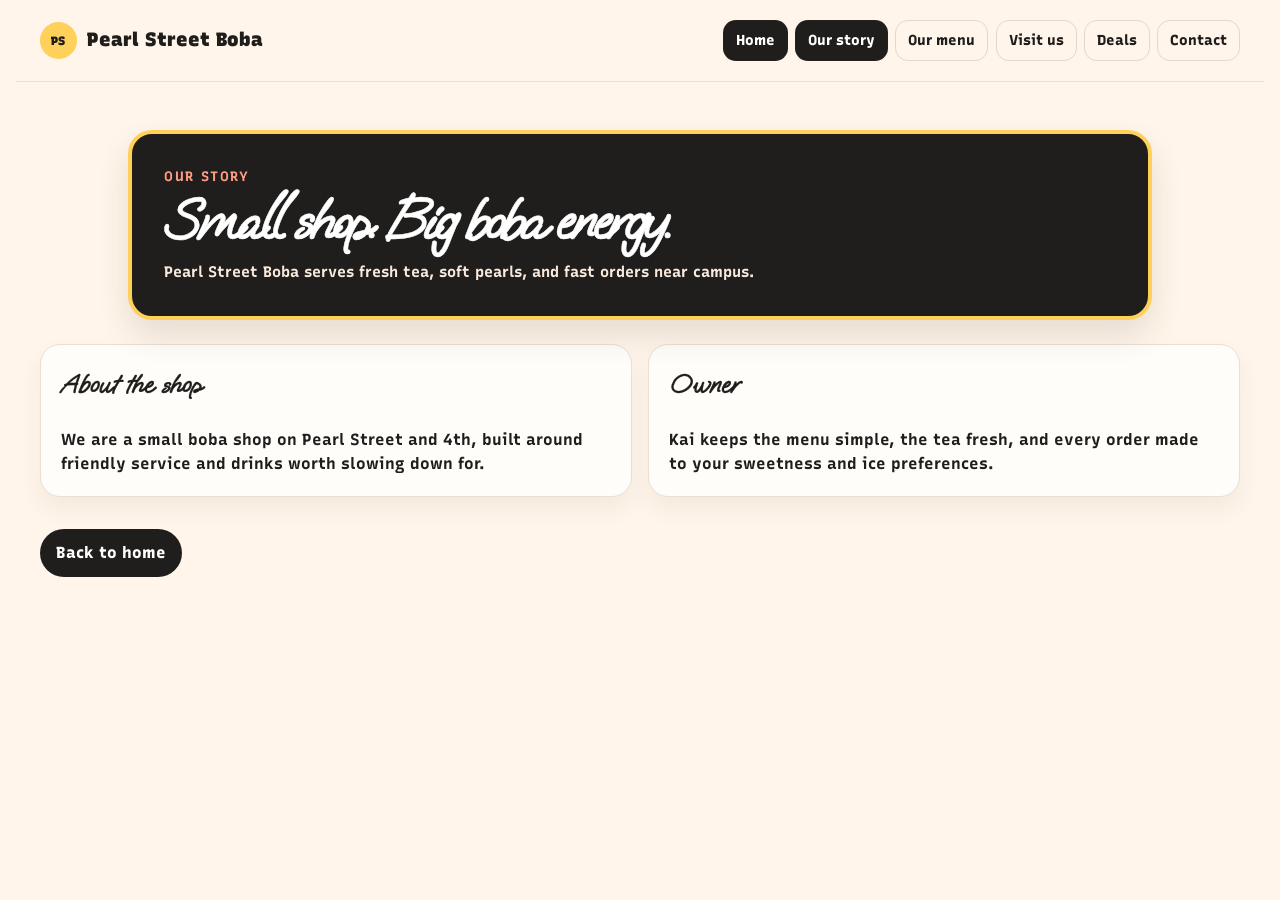
<file: our-story.html>
<!DOCTYPE html>
<html lang="en">
<head>
  <meta charset="UTF-8" />
  <meta name="viewport" content="width=device-width, initial-scale=1.0" />
  <title>Our Story | Pearl Street Boba</title>
  <link rel="preconnect" href="https://fonts.googleapis.com" />
  <link rel="preconnect" href="https://fonts.gstatic.com" crossorigin />
  <link href="https://fonts.googleapis.com/css2?family=Oooh+Baby&family=Recursive:wght@300..1000&display=swap" rel="stylesheet" />
  <link rel="stylesheet" href="pages.css" />
</head>
<body>
  <header class="page-header">
    <a class="page-brand" href="index.html"><span class="page-mark">PS</span>Pearl Street Boba</a>
    <nav class="page-nav" aria-label="Page navigation">
      <a class="home-link" href="index.html">Home</a>
      <a class="active" href="our-story.html">Our story</a>
      <a href="our-menu.html">Our menu</a>
      <a href="visit-us.html">Visit us</a>
      <a href="deals.html">Deals</a>
      <a href="contact.html">Contact</a>
    </nav>
  </header>

  <main class="page-main">
    <section class="page-intro">
      <p class="page-kicker">Our story</p>
      <h1>Small shop. Big boba energy.</h1>
      <p>Pearl Street Boba serves fresh tea, soft pearls, and fast orders near campus.</p>
    </section>

    <div class="content-grid">
      <article class="info-card">
        <h2>About the shop</h2>
        <p>We are a small boba shop on Pearl Street and 4th, built around friendly service and drinks worth slowing down for.</p>
      </article>
      <article class="info-card">
        <h2>Owner</h2>
        <p>Kai keeps the menu simple, the tea fresh, and every order made to your sweetness and ice preferences.</p>
      </article>
    </div>

    <a class="back-link" href="index.html">Back to home</a>
  </main>
</body>
</html>
</file>
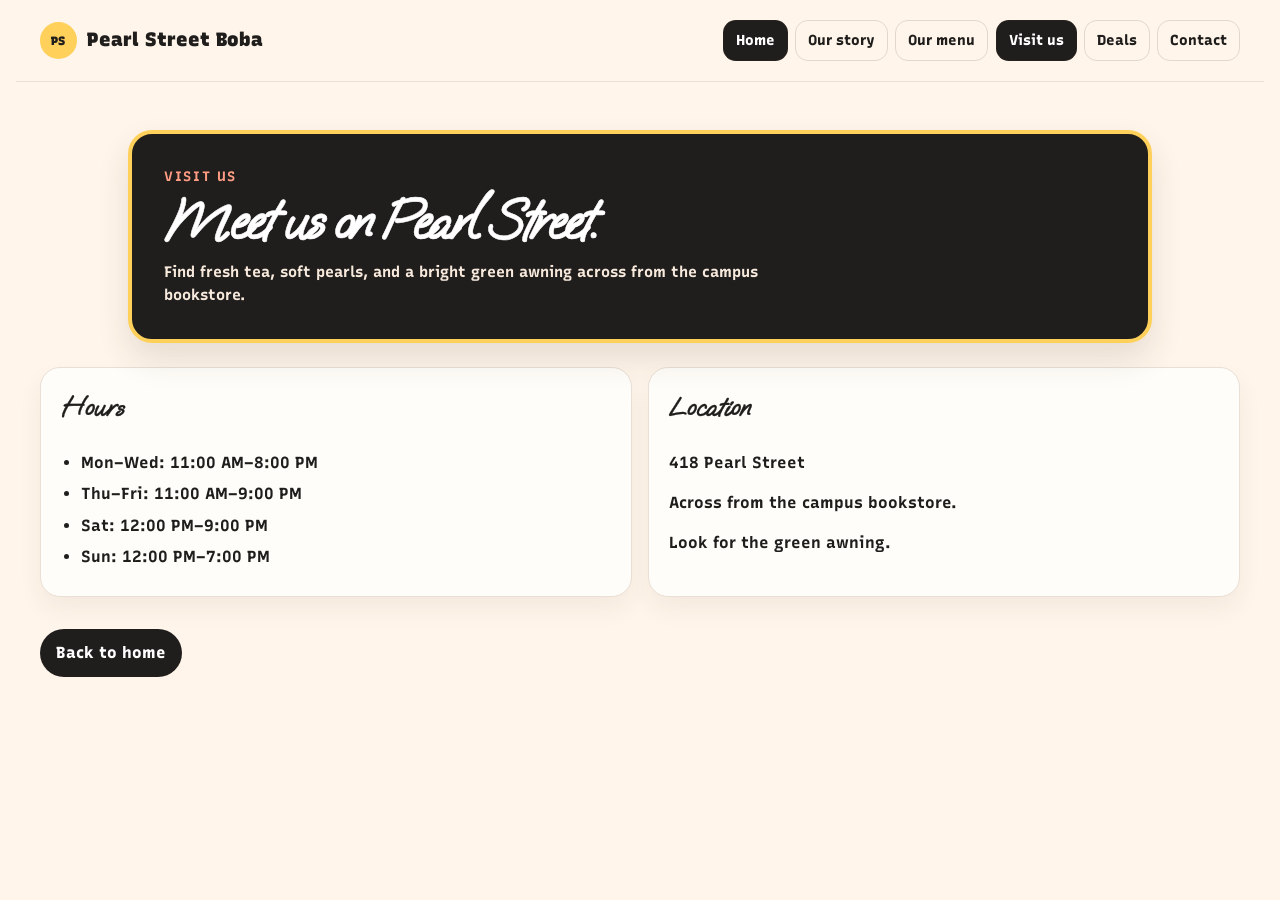
<file: visit-us.html>
<!DOCTYPE html>
<html lang="en">
<head>
  <meta charset="UTF-8" />
  <meta name="viewport" content="width=device-width, initial-scale=1.0" />
  <title>Visit Us | Pearl Street Boba</title>
  <link rel="preconnect" href="https://fonts.googleapis.com" />
  <link rel="preconnect" href="https://fonts.gstatic.com" crossorigin />
  <link href="https://fonts.googleapis.com/css2?family=Oooh+Baby&family=Recursive:wght@300..1000&display=swap" rel="stylesheet" />
  <link rel="stylesheet" href="pages.css" />
</head>
<body>
  <header class="page-header">
    <a class="page-brand" href="index.html"><span class="page-mark">PS</span>Pearl Street Boba</a>
    <nav class="page-nav" aria-label="Page navigation">
      <a class="home-link" href="index.html">Home</a>
      <a href="our-story.html">Our story</a>
      <a href="our-menu.html">Our menu</a>
      <a class="active" href="visit-us.html">Visit us</a>
      <a href="deals.html">Deals</a>
      <a href="contact.html">Contact</a>
    </nav>
  </header>

  <main class="page-main">
    <section class="page-intro">
      <p class="page-kicker">Visit us</p>
      <h1>Meet us on Pearl Street.</h1>
      <p>Find fresh tea, soft pearls, and a bright green awning across from the campus bookstore.</p>
    </section>

    <div class="content-grid">
      <article class="info-card">
        <h2>Hours</h2>
        <ul class="page-list">
          <li>Mon–Wed: 11:00 AM–8:00 PM</li>
          <li>Thu–Fri: 11:00 AM–9:00 PM</li>
          <li>Sat: 12:00 PM–9:00 PM</li>
          <li>Sun: 12:00 PM–7:00 PM</li>
        </ul>
      </article>
      <article class="info-card">
        <h2>Location</h2>
        <p>418 Pearl Street</p>
        <p>Across from the campus bookstore.</p>
        <p>Look for the green awning.</p>
      </article>
    </div>

    <a class="back-link" href="index.html">Back to home</a>
  </main>
</body>
</html>
</file>
<file: pages.css>
:root {
  --cream: #fff5ea;
  --ink: #201e1d;
  --muted: #201e1d;
  --peach: #f06443;
  --matcha: #78ad52;
  --milk-tea: #b97943;
  --taro: #9566c7;
  --card: #fffdf9;
}

* {
  box-sizing: border-box;
}

body {
  margin: 0;
  color: var(--ink);
  background: var(--cream);
  font-family: "Recursive", Arial, Helvetica, sans-serif;
  line-height: 1.5;
}

h1,
h2,
h3,
h4 {
  font-family: "Oooh Baby", cursive;
  font-weight: 700;
  -webkit-text-stroke: 0.01em currentColor;
}

a {
  color: inherit;
}

.page-header {
  display: flex;
  align-items: center;
  justify-content: space-between;
  gap: 1.5rem;
  max-width: 78rem;
  margin: 0 auto;
  padding: 1.25rem 1.5rem;
  border-bottom: 1px solid #eadfd5;
}

.page-brand {
  display: inline-flex;
  align-items: center;
  gap: 0.65rem;
  font-size: 1.2rem;
  font-weight: 900;
  text-decoration: none;
  white-space: nowrap;
}

.page-mark {
  display: grid;
  width: 2.3rem;
  height: 2.3rem;
  place-items: center;
  background: #ffd05a;
  border-radius: 50%;
  font-size: 0.75rem;
}

.page-nav {
  display: flex;
  flex-wrap: wrap;
  justify-content: flex-end;
  gap: 0.45rem;
}

.page-nav a {
  padding: 0.55rem 0.75rem;
  border: 1px solid rgba(61, 46, 33, 0.15);
  border-radius: 0.8rem;
  font-size: 0.9rem;
  font-weight: 800;
  text-decoration: none;
  transition: transform 0.16s ease, color 0.16s ease, background-color 0.16s ease, box-shadow 0.16s ease;
}

.page-nav .home-link {
  color: #fff;
  background: var(--ink);
}

.page-nav a:hover,
.page-nav a:focus-visible,
.page-nav a.active {
  color: #fff;
  background: var(--ink);
}

.page-nav a:hover,
.page-nav a:focus-visible {
  transform: translateY(-0.1rem) scale(1.02);
  box-shadow: 0 0.35rem 0.8rem rgba(61, 46, 33, 0.12);
}

.page-main {
  max-width: 78rem;
  margin: 0 auto;
  padding: 3rem 1.5rem 5rem;
}

.page-main p,
.page-main li {
  font-weight: 700;
}

.page-intro {
  max-width: 64rem;
  margin: 0 auto 1.5rem;
  padding: clamp(1.15rem, 2.5vw, 2rem);
  box-sizing: border-box;
  color: #fff;
  background: var(--ink);
  border: 0.25rem solid #ffd05a;
  border-radius: 1.5rem;
  box-shadow: 0 1rem 2rem rgba(61, 46, 33, 0.12);
  animation: page-enter 0.45s ease-out both;
}

@keyframes page-enter {
  from {
    opacity: 0;
    transform: translateY(0.45rem);
  }
  to {
    opacity: 1;
    transform: translateY(0);
  }
}

.page-kicker {
  margin: 0 0 0.5rem;
  color: #ff9d83;
  font-size: 0.85rem;
  font-weight: 900;
  letter-spacing: 0.12em;
  text-transform: uppercase;
}

.page-intro h1 {
  max-width: 48rem;
  margin: 0 0 0.75rem;
  font-size: clamp(2.1rem, 4.5vw, 4rem);
  line-height: 0.95;
  letter-spacing: -0.06em;
}

.info-card h2,
.menu-card h2 {
  font-size: 1.7rem;
}

.menu-card h3 {
  font-size: 1.4rem;
}

.page-intro p:last-child {
  max-width: 42rem;
  margin: 0;
  color: #f7e9dc;
  font-size: 0.95rem;
}

.content-grid,
.menu-grid {
  display: grid;
  grid-template-columns: repeat(2, minmax(0, 1fr));
  gap: 1rem;
}

.menu-grid {
  grid-template-columns: repeat(3, minmax(0, 1fr));
}

.info-card,
.menu-card {
  padding: 1.25rem;
  background: var(--card);
  border: 1px solid #eadfd5;
  border-radius: 1.25rem;
  box-shadow: 0 0.75rem 1.5rem rgba(61, 46, 33, 0.06);
}

.info-card h2,
.menu-card h2,
.menu-card h3 {
  margin-top: 0;
}

.info-card p:last-child,
.menu-card p:last-child {
  margin-bottom: 0;
}

.menu-card {
  overflow: hidden;
  padding: 0;
  transition: transform 0.18s ease, box-shadow 0.18s ease;
}

.menu-card:hover,
.menu-card:focus-within {
  transform: translateY(-0.25rem);
  box-shadow: 0 1rem 2rem rgba(61, 46, 33, 0.12);
}

.menu-card img {
  display: block;
  width: 100%;
  height: 12rem;
  object-fit: cover;
}

.menu-card-content {
  padding: 1rem;
}

.menu-card-content h2,
.menu-card-content h3 {
  margin-bottom: 0.25rem;
}

.price {
  color: var(--peach);
  font-weight: 900;
}

.page-list {
  margin: 0;
  padding-left: 1.25rem;
}

.page-list li {
  margin-bottom: 0.45rem;
}

.back-link {
  display: inline-block;
  margin-top: 2rem;
  padding: 0.75rem 1rem;
  color: #fff;
  background: var(--ink);
  border-radius: 2rem;
  font-weight: 800;
  text-decoration: none;
  transition: transform 0.16s ease, background-color 0.16s ease, box-shadow 0.16s ease;
}

.back-link:hover,
.back-link:focus-visible {
  transform: translateY(-0.1rem) scale(1.02);
  box-shadow: 0 0.45rem 0.9rem rgba(61, 46, 33, 0.14);
}

@media (prefers-reduced-motion: reduce) {
  *,
  *::before,
  *::after {
    animation-duration: 0.01ms !important;
    animation-iteration-count: 1 !important;
    transition-duration: 0.01ms !important;
  }
}

@media (max-width: 700px) {
  .page-header {
    align-items: flex-start;
    flex-direction: column;
  }

  .page-nav {
    justify-content: flex-start;
  }

  .content-grid,
  .menu-grid {
    grid-template-columns: 1fr;
  }
}
</file>
